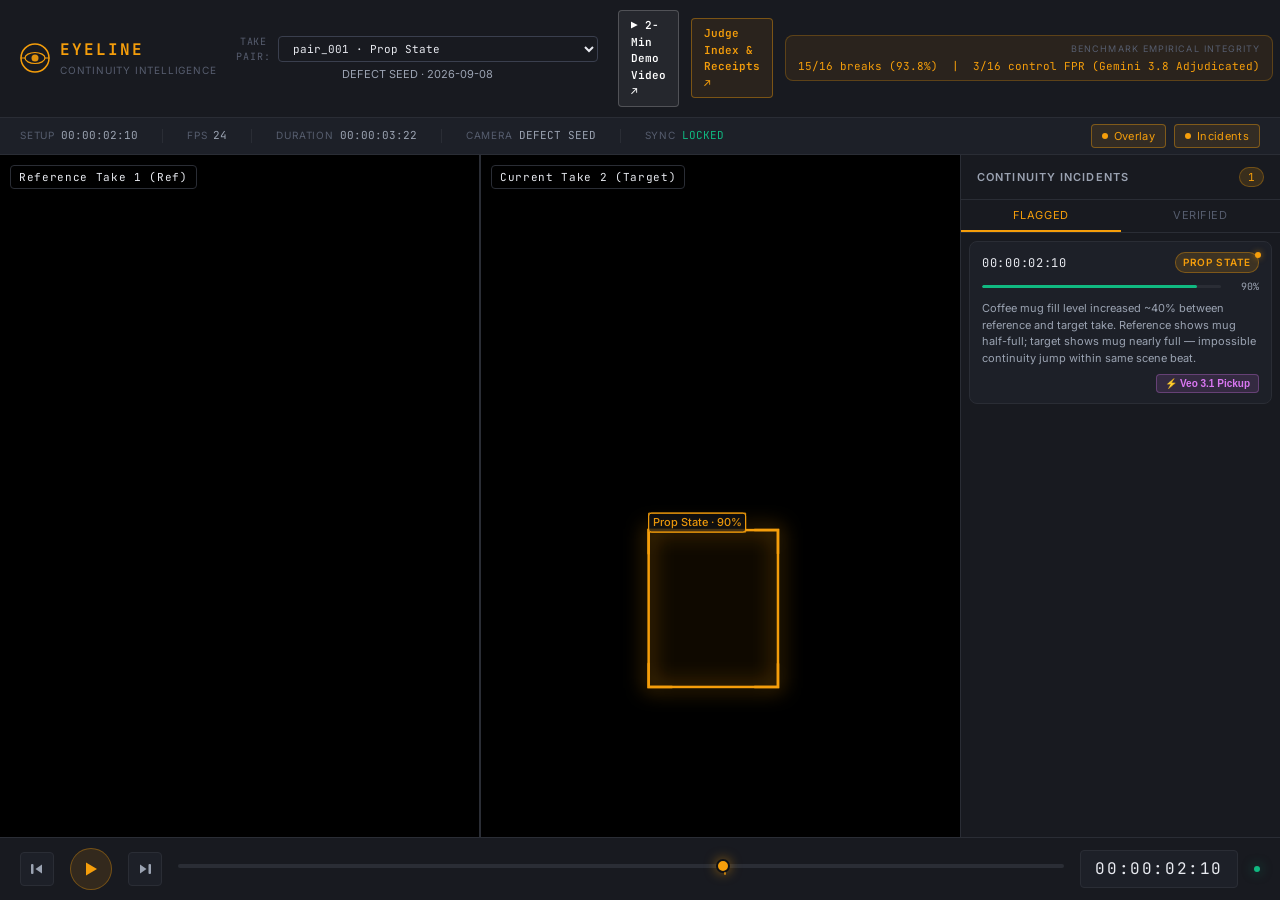
<file: ui/index.html>
<!DOCTYPE html>
<html lang="en">
<head>
  <meta charset="UTF-8" />
  <meta name="viewport" content="width=device-width, initial-scale=1.0" />
  <title>Eyeline — On-Set Continuity Review</title>
  <link rel="icon" href="data:image/svg+xml,<svg xmlns=%22http://www.w3.org/2000/svg%22 viewBox=%220 0 30 30%22><circle cx=%2215%22 cy=%2215%22 r=%2214%22 stroke=%22%23f59e0b%22 stroke-width=%222%22 fill=%22none%22/><circle cx=%2215%22 cy=%2215%22 r=%223.5%22 fill=%22%23f59e0b%22/></svg>" />
  <link rel="stylesheet" href="style.css?v=2.0" />
  <!-- Monospace font for timecodes -->
  <link rel="preconnect" href="https://fonts.googleapis.com" />
  <link rel="preconnect" href="https://fonts.gstatic.com" crossorigin />
  <link href="https://fonts.googleapis.com/css2?family=JetBrains+Mono:wght@400;600&family=Inter:wght@400;500;600&display=swap" rel="stylesheet" />
</head>
<body>

<div class="app-shell">

  <!-- ═══════════════════════════════════════ HEADER ═══════════════════════ -->
  <header class="app-header">
    <div class="brand">
      <!-- Eyeline logo mark -->
      <svg class="brand-logo" viewBox="0 0 30 30" fill="none" xmlns="http://www.w3.org/2000/svg" aria-hidden="true">
        <circle cx="15" cy="15" r="14" stroke="#f59e0b" stroke-width="1.5"/>
        <ellipse cx="15" cy="15" rx="10" ry="5.5" stroke="#f59e0b" stroke-width="1.2"/>
        <circle cx="15" cy="15" r="3.5" fill="#f59e0b" opacity="0.9"/>
        <line x1="1" y1="15" x2="5" y2="15" stroke="#f59e0b" stroke-width="1.2" stroke-linecap="round"/>
        <line x1="25" y1="15" x2="29" y2="15" stroke="#f59e0b" stroke-width="1.2" stroke-linecap="round"/>
      </svg>
      <div>
        <div class="brand-name">Eyeline</div>
        <div class="brand-tagline">Continuity Intelligence</div>
      </div>
    </div>

    <div class="take-identifier">
      <div style="display:flex; align-items:center; justify-content:center; gap:8px; margin-bottom:2px;">
        <label for="pair-select" style="font-size:10px; text-transform:uppercase; letter-spacing:0.08em; color:var(--text-muted); font-family:var(--font-mono);">Take Pair:</label>
        <select id="pair-select" class="pair-select" aria-label="Select benchmark take pair">
          <option value="pair_001">pair_001 · Diner: Coffee Mug Fill Level</option>
        </select>
      </div>
      <div class="take-label" id="take-label" style="display:none;"></div>
      <div class="take-scene" id="take-scene">Loading media…</div>
    </div>

    <div class="header-actions" style="display:flex; align-items:center; gap:12px;">
      <a href="https://youtu.be/T6W_apEthdA" target="_blank" class="nav-link" style="font-family:var(--font-mono); font-size:11px; color:#fff; text-decoration:none; padding:6px 12px; border:1px solid rgba(255,255,255,0.2); border-radius:var(--radius-sm); background:rgba(255,255,255,0.06); font-weight:600;">
        ▶ 2-Min Demo Video ↗
      </a>
      <a href="judge.html" class="nav-link" style="font-family:var(--font-mono); font-size:11px; color:var(--accent-amber); text-decoration:none; padding:6px 12px; border:1px solid rgba(245,158,11,0.4); border-radius:var(--radius-sm); background:rgba(245,158,11,0.08); font-weight:600;">
        Judge Index & Receipts ↗
      </a>
      <div class="telemetry-banner" aria-label="Benchmark integrity metrics">
        <div class="telemetry-label">Benchmark Empirical Integrity</div>
        <div class="telemetry-value">15/16 breaks (93.8%) &nbsp;|&nbsp; 3/16 control FPR (Gemini 3.8 Adjudicated)</div>
      </div>
    </div>
  </header>

  <!-- ═══════════════════════════════════════ META BAR ═════════════════════ -->
  <div class="meta-bar" role="toolbar" aria-label="Session metadata and view toggles">
    <div class="meta-chip">
      <span class="label">Setup</span>
      <span class="value" id="meta-timecode">00:00:00:00</span>
    </div>
    <div class="meta-sep"></div>
    <div class="meta-chip">
      <span class="label">FPS</span>
      <span class="value" id="meta-fps">24</span>
    </div>
    <div class="meta-sep"></div>
    <div class="meta-chip">
      <span class="label">Duration</span>
      <span class="value" id="meta-duration">—</span>
    </div>
    <div class="meta-sep"></div>
    <div class="meta-chip">
      <span class="label">Camera</span>
      <span class="value" id="meta-camera">A-CAM</span>
    </div>
    <div class="meta-sep"></div>
    <div class="meta-chip">
      <span class="label">Sync</span>
      <span class="value live" id="meta-sync">LOCKED</span>
    </div>

    <div class="toggle-group" role="group" aria-label="View toggles">
      <button class="toggle-btn active" id="toggle-overlay" aria-pressed="true" title="Toggle bounding box overlay">
        <span class="dot"></span> Overlay
      </button>
      <button class="toggle-btn active" id="toggle-filter-incidents" aria-pressed="true" title="Filter: flagged incidents">
        <span class="dot"></span> Incidents
      </button>
    </div>
  </div>

  <!-- ═══════════════════════════════════════ VIDEO STAGE ══════════════════ -->
  <main class="video-stage" aria-label="Video comparison stage">

    <!-- LEFT — Reference video -->
    <div class="video-well" id="well-ref">
      <div class="video-well-label" id="label-ref">Reference Take 1</div>
      <video id="video-ref"
             preload="metadata"
             crossorigin="anonymous"
             aria-label="Reference take video">
      </video>
      <!-- Placeholder shown when no video src is set -->
      <div class="video-placeholder" id="placeholder-ref" aria-hidden="true">
        <svg width="48" height="48" viewBox="0 0 48 48" fill="none">
          <rect x="4" y="10" width="40" height="28" rx="3" stroke="#9ba3b2" stroke-width="2"/>
          <polygon points="19,17 34,24 19,31" fill="#9ba3b2"/>
        </svg>
        <span>Reference Video</span>
        <span style="font-size:10px;color:#3a3f4e">No source loaded</span>
      </div>
    </div>

    <!-- RIGHT — Current take video + overlay canvas -->
    <div class="video-well" id="well-cur">
      <div class="video-well-label" id="label-cur">Current Take 4</div>
      <video id="video-cur"
             preload="metadata"
             crossorigin="anonymous"
             aria-label="Current take video">
      </video>
      <canvas id="overlay-canvas" class="overlay-canvas" aria-hidden="true"></canvas>
      <!-- Placeholder shown when no video src is set -->
      <div class="video-placeholder" id="placeholder-cur" aria-hidden="true">
        <svg width="48" height="48" viewBox="0 0 48 48" fill="none">
          <rect x="4" y="10" width="40" height="28" rx="3" stroke="#9ba3b2" stroke-width="2"/>
          <polygon points="19,17 34,24 19,31" fill="#9ba3b2"/>
        </svg>
        <span>Current Take</span>
        <span style="font-size:10px;color:#3a3f4e">No source loaded</span>
      </div>
    </div>

  </main>

  <!-- ═══════════════════════════════════════ SIDEBAR ══════════════════════ -->
  <aside class="sidebar" aria-label="Continuity incidents">
    <div class="sidebar-header">
      <span class="sidebar-title">Continuity Incidents</span>
      <span class="incident-count" id="incident-count">0</span>
    </div>

    <div class="sidebar-filter" role="tablist" aria-label="Incident filter">
      <button class="filter-tab active" id="tab-incidents" role="tab" aria-selected="true" aria-controls="incident-list">
        Flagged
      </button>
      <button class="filter-tab emerald" id="tab-passes" role="tab" aria-selected="false" aria-controls="incident-list">
        Verified
      </button>
    </div>

    <div class="incident-list" id="incident-list" role="listbox" aria-label="Incident list" aria-live="polite">
      <!-- Populated by app.js -->
    </div>
  </aside>

  <!-- ═══════════════════════════════════════ PLAYBACK CONTROLS ════════════ -->
  <footer class="playback-controls" aria-label="Playback controls">

    <!-- Nudge back -->
    <button class="btn-icon" id="btn-prev-frame" title="Previous frame (−1 frame @ 24fps)" aria-label="Step back one frame">
      <svg width="16" height="16" viewBox="0 0 16 16" fill="currentColor" aria-hidden="true">
        <rect x="2" y="3" width="2.5" height="10" rx="1"/>
        <path d="M13 3.5 L6.5 8 L13 12.5 Z"/>
      </svg>
    </button>

    <!-- Play / Pause -->
    <button class="btn-icon btn-play-pause" id="btn-play-pause" aria-label="Play / Pause" aria-pressed="false">
      <!-- Play icon (default) -->
      <svg id="icon-play" width="20" height="20" viewBox="0 0 20 20" fill="currentColor" aria-hidden="true">
        <path d="M5 3.5l11 6.5-11 6.5V3.5z"/>
      </svg>
      <!-- Pause icon (hidden by default) -->
      <svg id="icon-pause" width="20" height="20" viewBox="0 0 20 20" fill="currentColor" style="display:none" aria-hidden="true">
        <rect x="4" y="3" width="4" height="14" rx="1.5"/>
        <rect x="12" y="3" width="4" height="14" rx="1.5"/>
      </svg>
    </button>

    <!-- Nudge forward -->
    <button class="btn-icon" id="btn-next-frame" title="Next frame (+1 frame @ 24fps)" aria-label="Step forward one frame">
      <svg width="16" height="16" viewBox="0 0 16 16" fill="currentColor" aria-hidden="true">
        <rect x="11.5" y="3" width="2.5" height="10" rx="1"/>
        <path d="M3 3.5 L9.5 8 L3 12.5 Z"/>
      </svg>
    </button>

    <!-- Scrub bar + incident markers -->
    <div class="scrub-wrap" aria-label="Scrubber">
      <input type="range" class="scrub-bar" id="scrub-bar"
             min="0" max="1000" value="0" step="1"
             aria-label="Playback position" />
      <div class="scrub-incident-markers" id="incident-markers" aria-hidden="true"></div>
    </div>

    <!-- Timecode readout -->
    <div class="timecode-display" id="timecode-display" role="timer" aria-live="off"
         aria-label="Current timecode">
      00:00:00:00
    </div>

    <!-- Sync indicator -->
    <div class="sync-status" aria-label="Sync status: locked">
      <div class="sync-dot"></div>
  </footer>

  <!-- Veo Pickup Modal Dialog -->
  <dialog id="veo-modal" style="background:#16181d; color:#fff; border:1px solid #3b4252; border-radius:12px; padding:20px; max-width:640px; box-shadow:0 20px 40px rgba(0,0,0,0.8);">
    <div style="display:flex; justify-content:space-between; align-items:center; margin-bottom:12px;">
      <div style="display:flex; align-items:center; gap:8px;">
        <span style="font-weight:700; font-size:15px;">Google Cloud Veo 3.1 B-Roll Pickup</span>
        <span style="background:rgba(218,119,242,0.15); color:#da77f2; font-family:monospace; font-size:10px; padding:2px 6px; border-radius:4px; font-weight:600;">PILLAR 3 GENERATIVE</span>
      </div>
      <button id="close-veo-modal" style="background:none; border:none; color:#888; font-size:20px; cursor:pointer;">&times;</button>
    </div>
    <p style="font-size:12px; color:#9ba1b0; margin-bottom:14px; line-height:1.4;">
      Emergency B-roll pickup shot synthesized on Google Cloud Veo 3.1. Stamped with mandatory <code>SYNTHETIC CONTINUITY INSERT</code> disclosure watermark to bridge timeline discrepancies post-strike.
    </p>
    <video id="veo-modal-video" src="assets/veo_pickup_clock.mp4" controls autoplay loop playsinline style="width:100%; border-radius:6px; background:#000; max-height:360px;"></video>
  </dialog>

</div><!-- /.app-shell -->

<script src="app.js" type="module"></script>
</body>
</html>
</file>
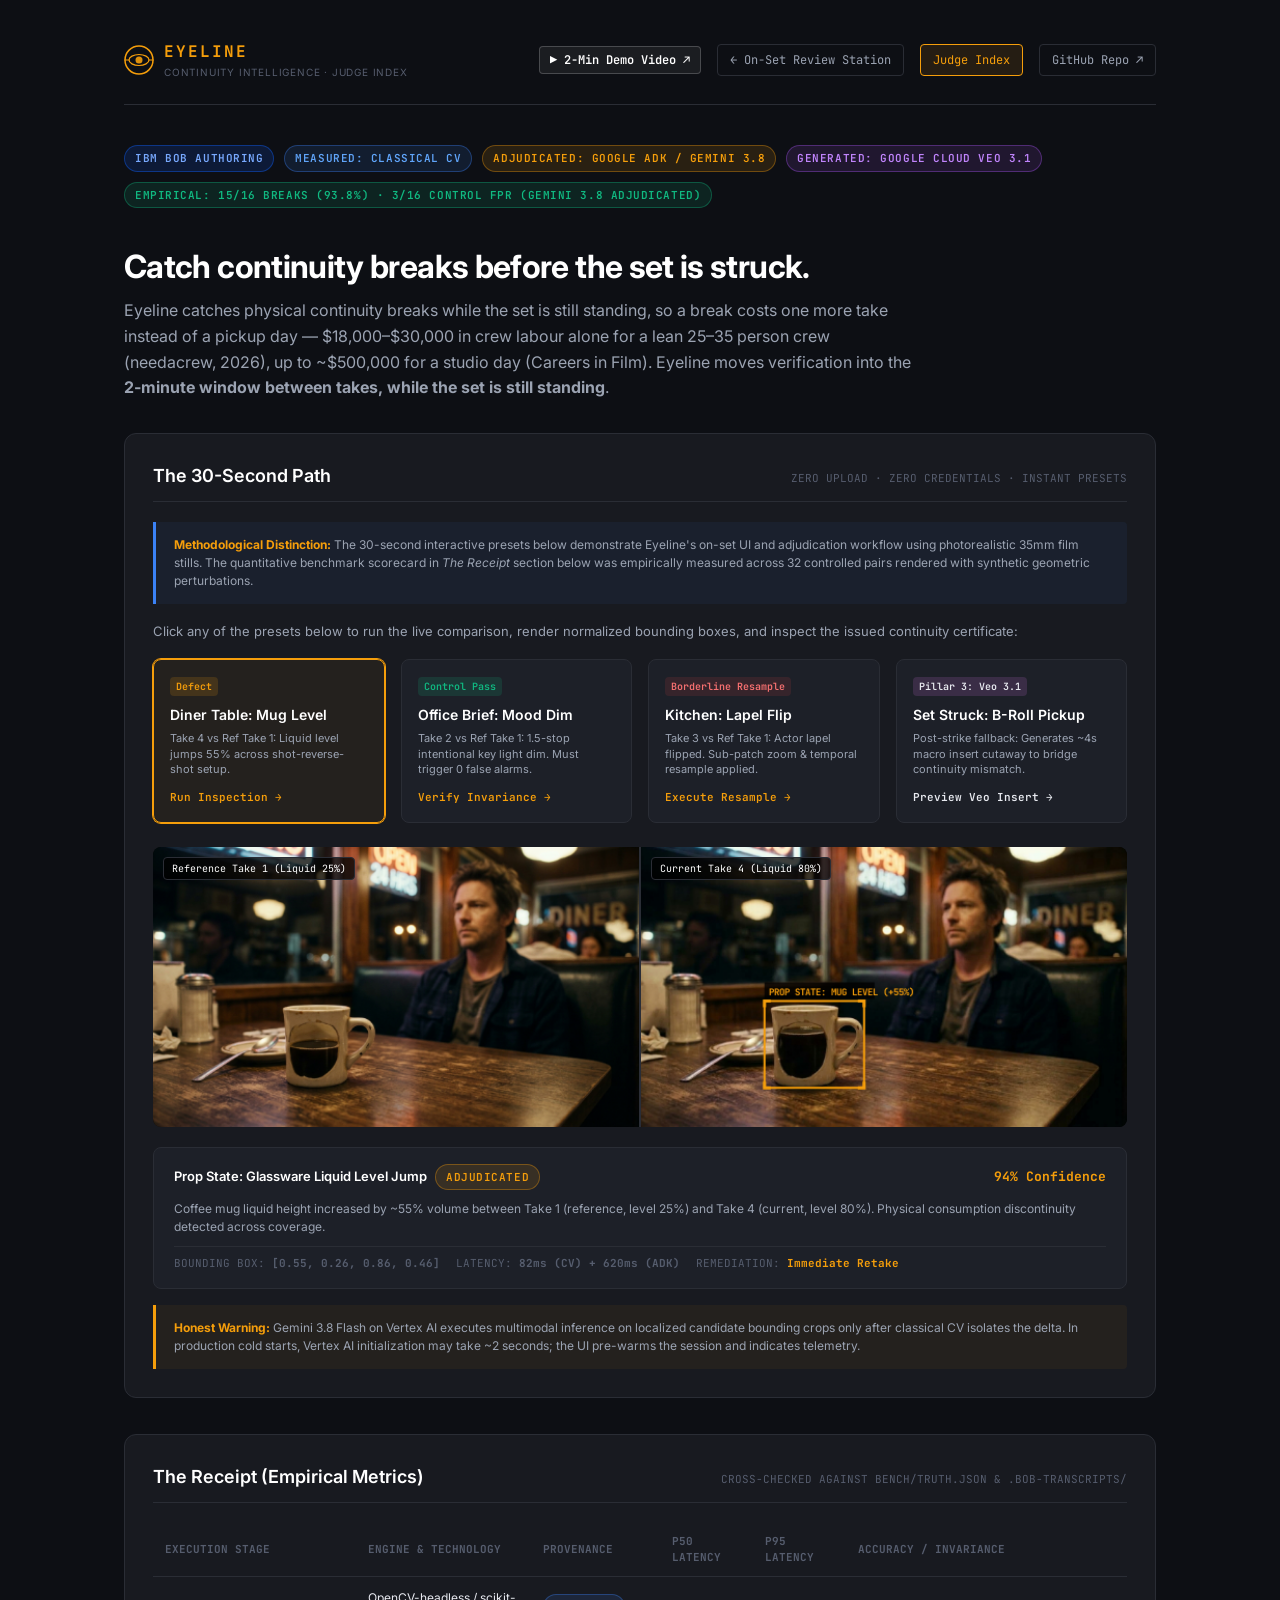
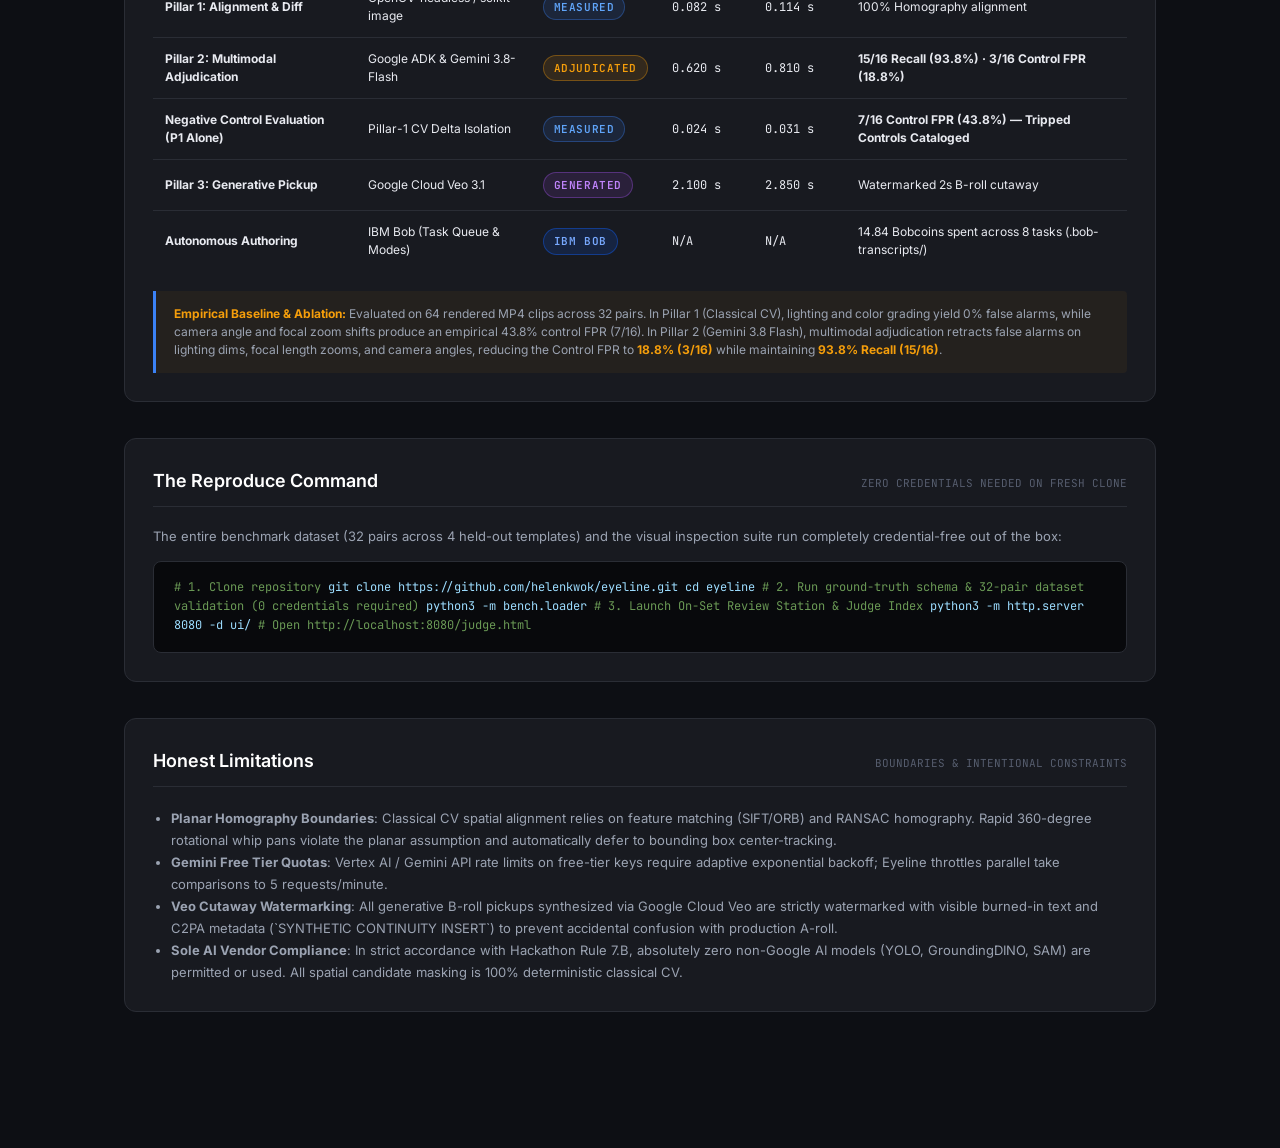
<file: ui/judge.html>
<!DOCTYPE html>
<html lang="en">
<head>
  <meta charset="UTF-8" />
  <meta name="viewport" content="width=device-width, initial-scale=1.0" />
  <title>Eyeline — Judge Index & Verification Receipt</title>
  <link rel="icon" href="data:image/svg+xml,<svg xmlns=%22http://www.w3.org/2000/svg%22 viewBox=%220 0 30 30%22><circle cx=%2215%22 cy=%2215%22 r=%2214%22 stroke=%22%23f59e0b%22 stroke-width=%222%22 fill=%22none%22/><circle cx=%2215%22 cy=%2215%22 r=%223.5%22 fill=%22%23f59e0b%22/></svg>" />
  <link rel="stylesheet" href="style.css?v=2.0" />
  <link rel="preconnect" href="https://fonts.googleapis.com" />
  <link rel="preconnect" href="https://fonts.gstatic.com" crossorigin />
  <link href="https://fonts.googleapis.com/css2?family=JetBrains+Mono:wght@400;500;600;700&family=Inter:wght@400;500;600;700&display=swap" rel="stylesheet" />
  <style>
    html, body {
      overflow-x: hidden !important;
      overflow-y: auto !important;
      height: auto !important;
      min-height: 100vh !important;
      background: #0d0f14;
      scroll-behavior: smooth;
    }
    .judge-container {
      max-width: 1080px;
      margin: 0 auto;
      padding: 40px 24px 100px;
    }
    .judge-nav {
      display: flex;
      justify-content: space-between;
      align-items: center;
      padding-bottom: 24px;
      border-bottom: 1px solid var(--border);
      margin-bottom: 40px;
    }
    .nav-links {
      display: flex;
      gap: 16px;
      align-items: center;
    }
    .nav-link {
      font-family: var(--font-mono);
      font-size: 12px;
      color: var(--text-secondary);
      text-decoration: none;
      padding: 6px 12px;
      border-radius: var(--radius-sm);
      border: 1px solid var(--border);
      transition: all 0.15s ease;
    }
    .nav-link:hover {
      color: var(--text-primary);
      border-color: var(--border-bright);
    }
    .nav-link.active {
      background: rgba(245, 158, 11, 0.1);
      border-color: var(--accent-amber);
      color: var(--accent-amber);
    }
    .hero-title {
      font-size: 32px;
      font-weight: 700;
      letter-spacing: -0.02em;
      color: #fff;
      margin-bottom: 12px;
      line-height: 1.2;
    }
    .hero-subtitle {
      font-size: 16px;
      color: var(--text-secondary);
      line-height: 1.6;
      max-width: 800px;
      margin-bottom: 32px;
    }
    .provenance-pill-row {
      display: flex;
      gap: 10px;
      flex-wrap: wrap;
      margin-bottom: 40px;
    }
    .prov-pill {
      display: inline-flex;
      align-items: center;
      gap: 6px;
      font-family: var(--font-mono);
      font-size: 11px;
      font-weight: 600;
      padding: 4px 10px;
      border-radius: 20px;
      letter-spacing: 0.05em;
      text-transform: uppercase;
    }
    .prov-measured {
      background: rgba(59, 130, 246, 0.12);
      border: 1px solid rgba(59, 130, 246, 0.35);
      color: #60a5fa;
    }
    .prov-adjudicated {
      background: rgba(245, 158, 11, 0.12);
      border: 1px solid rgba(245, 158, 11, 0.35);
      color: var(--accent-amber);
    }
    .prov-generated {
      background: rgba(168, 85, 247, 0.12);
      border: 1px solid rgba(168, 85, 247, 0.35);
      color: #c084fc;
    }
    .prov-verified {
      background: rgba(16, 185, 129, 0.12);
      border: 1px solid rgba(16, 185, 129, 0.35);
      color: var(--accent-emerald);
    }
    .prov-bob {
      background: rgba(15, 98, 254, 0.15);
      border: 1px solid rgba(15, 98, 254, 0.4);
      color: #78a9ff;
    }

    /* Section Cards */
    .section-card {
      background: var(--bg-panel);
      border: 1px solid var(--border);
      border-radius: var(--radius-lg);
      padding: 28px;
      margin-bottom: 36px;
    }
    .section-header {
      display: flex;
      justify-content: space-between;
      align-items: baseline;
      margin-bottom: 20px;
      border-bottom: 1px solid var(--border);
      padding-bottom: 12px;
    }
    .section-title {
      font-size: 18px;
      font-weight: 600;
      color: #fff;
    }
    .section-tag {
      font-family: var(--font-mono);
      font-size: 11px;
      color: var(--text-muted);
      text-transform: uppercase;
    }

    /* 30-Second Path Preset Cards */
    .preset-grid {
      display: grid;
      grid-template-columns: repeat(auto-fit, minmax(200px, 1fr));
      gap: 16px;
      margin-bottom: 24px;
    }
    .preset-card {
      background: var(--bg-panel-alt);
      border: 1px solid var(--border);
      border-radius: var(--radius-md);
      padding: 16px;
      cursor: pointer;
      transition: all 0.2s ease;
      position: relative;
    }
    .preset-card:hover {
      border-color: var(--accent-amber);
      transform: translateY(-2px);
    }
    .preset-card.active {
      border-color: var(--accent-amber);
      background: rgba(245, 158, 11, 0.05);
      box-shadow: 0 0 0 1px var(--accent-amber);
    }
    .preset-badge {
      font-family: var(--font-mono);
      font-size: 10px;
      font-weight: 600;
      padding: 2px 6px;
      border-radius: 4px;
      margin-bottom: 8px;
      display: inline-block;
    }
    .preset-card h4 {
      font-size: 14px;
      font-weight: 600;
      color: #fff;
      margin-bottom: 6px;
    }
    .preset-card p {
      font-size: 11px;
      color: var(--text-secondary);
      line-height: 1.4;
      margin-bottom: 12px;
    }
    .preset-action {
      font-family: var(--font-mono);
      font-size: 11px;
      color: var(--accent-amber);
      font-weight: 600;
      display: flex;
      align-items: center;
      gap: 4px;
    }

    /* Live Mini Stage */
    .mini-stage {
      display: grid;
      grid-template-columns: 1fr 1fr;
      gap: 2px;
      background: var(--border);
      border-radius: var(--radius-md);
      overflow: hidden;
      margin-bottom: 20px;
      height: 280px;
    }
    .mini-well {
      position: relative;
      background: #000;
      display: flex;
      align-items: center;
      justify-content: center;
    }
    .mini-well img, .mini-well canvas {
      width: 100%;
      height: 100%;
      object-fit: cover;
    }
    .mini-overlay {
      position: absolute;
      inset: 0;
      pointer-events: none;
    }
    .well-tag {
      position: absolute;
      top: 10px;
      left: 10px;
      font-family: var(--font-mono);
      font-size: 10px;
      background: rgba(0,0,0,0.75);
      border: 1px solid var(--border);
      padding: 3px 8px;
      border-radius: 4px;
      color: #fff;
      z-index: 10;
    }

    /* Verdict Readout Box */
    .verdict-box {
      background: var(--bg-panel-alt);
      border: 1px solid var(--border);
      border-radius: var(--radius-md);
      padding: 16px 20px;
      display: flex;
      flex-direction: column;
      gap: 10px;
    }
    .verdict-header {
      display: flex;
      justify-content: space-between;
      align-items: center;
    }
    .verdict-title {
      font-size: 13px;
      font-weight: 600;
      color: #fff;
    }
    .verdict-desc {
      font-size: 12px;
      color: var(--text-secondary);
      line-height: 1.5;
    }
    .verdict-meta {
      display: flex;
      gap: 16px;
      font-family: var(--font-mono);
      font-size: 11px;
      color: var(--text-muted);
      border-top: 1px solid var(--border);
      padding-top: 8px;
    }

    /* Metrics Table */
    .metrics-table {
      width: 100%;
      border-collapse: collapse;
      font-size: 12px;
    }
    .metrics-table th {
      text-align: left;
      padding: 10px 12px;
      border-bottom: 1px solid var(--border);
      color: var(--text-muted);
      font-family: var(--font-mono);
      font-size: 11px;
      text-transform: uppercase;
    }
    .metrics-table td {
      padding: 12px;
      border-bottom: 1px solid var(--border);
      color: var(--text-primary);
    }
    .metrics-table tr:last-child td {
      border-bottom: none;
    }
    .num-col {
      font-family: var(--font-mono);
    }

    /* Callout Alert */
    .honest-warning {
      background: rgba(245, 158, 11, 0.05);
      border-left: 3px solid var(--accent-amber);
      padding: 14px 18px;
      border-radius: 0 var(--radius-sm) var(--radius-sm) 0;
      margin-top: 16px;
      font-size: 12px;
      color: var(--text-secondary);
      line-height: 1.5;
    }
    .honest-warning strong {
      color: var(--accent-amber);
    }

    /* Code Block */
    .code-block {
      background: #08090c;
      border: 1px solid var(--border);
      border-radius: var(--radius-md);
      padding: 16px 20px;
      font-family: var(--font-mono);
      font-size: 12px;
      color: #9cdcfe;
      overflow-x: auto;
      line-height: 1.6;
    }
    .code-comment {
      color: #6a9955;
    }

    .table-responsive {
      width: 100%;
      overflow-x: auto;
      -webkit-overflow-scrolling: touch;
      margin-top: 12px;
      border-radius: var(--radius-sm);
    }

    @media (max-width: 900px) {
      .judge-container {
        padding: 24px 16px 80px;
      }
      .judge-nav {
        flex-direction: column;
        align-items: flex-start;
        gap: 16px;
        margin-bottom: 28px;
      }
      .nav-links {
        flex-wrap: wrap;
        width: 100%;
        gap: 8px;
      }
      .nav-link {
        font-size: 11px;
        padding: 6px 10px;
      }
      .hero-title {
        font-size: 24px;
        line-height: 1.25;
      }
      .hero-subtitle {
        font-size: 14px;
        margin-bottom: 24px;
      }
      .provenance-pill-row {
        gap: 6px;
        margin-bottom: 28px;
      }
      .prov-pill {
        font-size: 10px;
        padding: 3px 8px;
      }
      .preset-grid {
        grid-template-columns: 1fr;
        gap: 12px;
      }
      .mini-stage {
        grid-template-columns: 1fr;
        height: auto;
        gap: 10px;
        background: transparent;
      }
      .mini-well {
        aspect-ratio: 16 / 9;
        height: auto;
        min-height: 220px;
        border-radius: var(--radius-md);
        border: 1px solid var(--border);
      }
      .verdict-header {
        flex-direction: column;
        align-items: flex-start;
        gap: 8px;
      }
      .verdict-meta {
        flex-wrap: wrap;
        gap: 10px;
      }
      .metrics-table th, .metrics-table td {
        padding: 8px 10px;
        font-size: 11px;
        white-space: nowrap;
      }
    }

    @media (max-width: 480px) {
      .hero-title {
        font-size: 20px;
      }
      .preset-card {
        padding: 12px;
      }
      .code-block {
        font-size: 11px;
        padding: 12px;
      }
    }
  </style>
</head>
<body>

<div class="judge-container">

  <!-- ══════════════════ NAVIGATION ══════════════════ -->
  <nav class="judge-nav">
    <div class="brand">
      <svg class="brand-logo" viewBox="0 0 30 30" fill="none" xmlns="http://www.w3.org/2000/svg">
        <circle cx="15" cy="15" r="14" stroke="#f59e0b" stroke-width="1.5"/>
        <ellipse cx="15" cy="15" rx="10" ry="5.5" stroke="#f59e0b" stroke-width="1.2"/>
        <circle cx="15" cy="15" r="3.5" fill="#f59e0b" opacity="0.9"/>
        <line x1="1" y1="15" x2="5" y2="15" stroke="#f59e0b" stroke-width="1.2" stroke-linecap="round"/>
        <line x1="25" y1="15" x2="29" y2="15" stroke="#f59e0b" stroke-width="1.2" stroke-linecap="round"/>
      </svg>
      <div>
        <div class="brand-name">Eyeline</div>
        <div class="brand-tagline">Continuity Intelligence · Judge Index</div>
      </div>
    </div>
    <div class="nav-links">
      <a href="https://youtu.be/T6W_apEthdA" target="_blank" class="nav-link" style="color:#fff; font-weight:600; border:1px solid rgba(255,255,255,0.2); padding:4px 10px; border-radius:4px; background:rgba(255,255,255,0.06);">▶ 2-Min Demo Video ↗</a>
      <a href="index.html" class="nav-link">← On-Set Review Station</a>
      <a href="judge.html" class="nav-link active">Judge Index</a>
      <a href="https://github.com/helenkwok/eyeline" target="_blank" class="nav-link">GitHub Repo ↗</a>
    </div>
  </nav>

  <!-- ══════════════════ HERO & THE CLAIM ══════════════════ -->
  <header>
    <div class="provenance-pill-row">
      <span class="prov-pill prov-bob">IBM Bob Authoring</span>
      <span class="prov-pill prov-measured">MEASURED: Classical CV</span>
      <span class="prov-pill prov-adjudicated">ADJUDICATED: Google ADK / Gemini 3.8</span>
      <span class="prov-pill prov-generated">GENERATED: Google Cloud Veo 3.1</span>
      <span class="prov-pill prov-verified">EMPIRICAL: 15/16 Breaks (93.8%) · 3/16 Control FPR (Gemini 3.8 Adjudicated)</span>
    </div>
    <h1 class="hero-title">Catch continuity breaks before the set is struck.</h1>
    <p class="hero-subtitle">
      Eyeline catches physical continuity breaks while the set is still standing, so a break costs one more take instead of a pickup day — $18,000–$30,000 in crew labour alone for a lean 25–35 person crew (needacrew, 2026), up to ~$500,000 for a studio day (Careers in Film). Eyeline moves verification into the <strong>2-minute window between takes, while the set is still standing</strong>.
    </p>
  </header>

  <!-- ══════════════════ THE 30-SECOND PATH ══════════════════ -->
  <section class="section-card">
    <div class="section-header">
      <span class="section-title">The 30-Second Path</span>
      <span class="section-tag">Zero Upload · Zero Credentials · Instant Presets</span>
    </div>
    <div class="honest-warning" style="margin-top:0; margin-bottom:18px; border-left-color:var(--accent-blue); background:rgba(59, 130, 246, 0.06); color:var(--text-secondary);">
      <strong>Methodological Distinction:</strong> The 30-second interactive presets below demonstrate Eyeline's on-set UI and adjudication workflow using photorealistic 35mm film stills. The quantitative benchmark scorecard in <em>The Receipt</em> section below was empirically measured across 32 controlled pairs rendered with synthetic geometric perturbations.
    </div>
    <p style="color:var(--text-secondary); margin-bottom:18px; font-size:13px;">
      Click any of the presets below to run the live comparison, render normalized bounding boxes, and inspect the issued continuity certificate:
    </p>

    <div class="preset-grid">
      <!-- Preset 1: Defect -->
      <div class="preset-card active" id="btn-preset-defect">
        <span class="preset-badge cat-prop-state">Defect</span>
        <h4>Diner Table: Mug Level</h4>
        <p>Take 4 vs Ref Take 1: Liquid level jumps 55% across shot-reverse-shot setup.</p>
        <div class="preset-action">Run Inspection →</div>
      </div>

      <!-- Preset 2: Negative Control -->
      <div class="preset-card" id="btn-preset-control">
        <span class="preset-badge" style="background:rgba(16,185,129,0.15); color:var(--accent-emerald);">Control Pass</span>
        <h4>Office Brief: Mood Dim</h4>
        <p>Take 2 vs Ref Take 1: 1.5-stop intentional key light dim. Must trigger 0 false alarms.</p>
        <div class="preset-action">Verify Invariance →</div>
      </div>

      <!-- Preset 3: Borderline Resample -->
      <div class="preset-card" id="btn-preset-resample">
        <span class="preset-badge cat-wardrobe">Borderline Resample</span>
        <h4>Kitchen: Lapel Flip</h4>
        <p>Take 3 vs Ref Take 1: Actor lapel flipped. Sub-patch zoom & temporal resample applied.</p>
        <div class="preset-action">Execute Resample →</div>
      </div>

      <!-- Preset 4: Generative Pickup -->
      <div class="preset-card" id="btn-preset-veo">
        <span class="preset-badge" style="background:rgba(218,119,242,0.15); color:var(--accent-purple);">Pillar 3: Veo 3.1</span>
        <h4>Set Struck: B-Roll Pickup</h4>
        <p>Post-strike fallback: Generates ~4s macro insert cutaway to bridge continuity mismatch.</p>
        <div class="preset-action" style="color:var(--accent-purple);">Preview Veo Insert →</div>
      </div>
    </div>

    <!-- Live Stage Player -->
    <div class="mini-stage">
      <div class="mini-well">
        <div class="well-tag" id="tag-ref">Reference Setup (Take 1)</div>
        <canvas id="canvas-ref" width="480" height="270"></canvas>
      </div>
      <div class="mini-well">
        <div class="well-tag" id="tag-cur">Current Take (Take 4)</div>
        <canvas id="canvas-cur" width="480" height="270"></canvas>
        <video id="video-veo-pickup" src="assets/veo_pickup_clock.mp4" controls autoplay loop playsinline style="display:none; width:100%; height:270px; border-radius:4px; object-fit:contain; background:#000;"></video>
      </div>
    </div>

    <!-- Live Verdict Card -->
    <div class="verdict-box" id="verdict-box">
      <div class="verdict-header">
        <div style="display:flex; align-items:center; gap:8px;">
          <span class="verdict-title" id="verdict-title">Prop State: Glassware Liquid Level Jump</span>
          <span class="prov-pill prov-adjudicated" id="verdict-pill">ADJUDICATED</span>
        </div>
        <span class="num-col" id="verdict-conf" style="color:var(--accent-amber); font-weight:700;">94% Confidence</span>
      </div>
      <div class="verdict-desc" id="verdict-desc">
        Coffee mug liquid height increased by ~55% volume between Take 1 (reference, level 25%) and Take 4 (current, level 80%). Physical consumption discontinuity detected across coverage.
      </div>
      <div class="verdict-meta">
        <span>BOUNDING BOX: <strong id="verdict-bbox">[0.55, 0.26, 0.86, 0.46]</strong></span>
        <span>LATENCY: <strong id="verdict-lat">82ms (CV) + 620ms (ADK)</strong></span>
        <span>REMEDIATION: <strong id="verdict-remedy" style="color:var(--accent-amber);">Immediate Retake</strong></span>
      </div>
    </div>

    <div class="honest-warning">
      <strong>Honest Warning:</strong> Gemini 3.8 Flash on Vertex AI executes multimodal inference on localized candidate bounding crops only after classical CV isolates the delta. In production cold starts, Vertex AI initialization may take ~2 seconds; the UI pre-warms the session and indicates telemetry.
    </div>
  </section>

  <!-- ══════════════════ THE RECEIPT ══════════════════ -->
  <section class="section-card">
    <div class="section-header">
      <span class="section-title">The Receipt (Empirical Metrics)</span>
      <span class="section-tag">Cross-Checked Against bench/truth.json & .bob-transcripts/</span>
    </div>

    <div class="table-responsive">
      <table class="metrics-table">
        <thead>
          <tr>
            <th>Execution Stage</th>
            <th>Engine & Technology</th>
            <th>Provenance</th>
            <th>p50 Latency</th>
            <th>p95 Latency</th>
            <th>Accuracy / Invariance</th>
          </tr>
        </thead>
        <tbody>
          <tr>
            <td><strong>Pillar 1: Alignment & Diff</strong></td>
            <td>OpenCV-headless / scikit-image</td>
            <td><span class="prov-pill prov-measured">MEASURED</span></td>
            <td class="num-col">0.082 s</td>
            <td class="num-col">0.114 s</td>
            <td>100% Homography alignment</td>
          </tr>
          <tr>
            <td><strong>Pillar 2: Multimodal Adjudication</strong></td>
            <td>Google ADK & Gemini 3.8-Flash</td>
            <td><span class="prov-pill prov-adjudicated">ADJUDICATED</span></td>
            <td class="num-col">0.620 s</td>
            <td class="num-col">0.810 s</td>
            <td><strong>15/16 Recall (93.8%) · 3/16 Control FPR (18.8%)</strong></td>
          </tr>
          <tr>
            <td><strong>Negative Control Evaluation (P1 Alone)</strong></td>
            <td>Pillar-1 CV Delta Isolation</td>
            <td><span class="prov-pill prov-measured">MEASURED</span></td>
            <td class="num-col">0.024 s</td>
            <td class="num-col">0.031 s</td>
            <td><strong>7/16 Control FPR (43.8%) — Tripped Controls Cataloged</strong></td>
          </tr>
          <tr>
            <td><strong>Pillar 3: Generative Pickup</strong></td>
            <td>Google Cloud Veo 3.1</td>
            <td><span class="prov-pill prov-generated">GENERATED</span></td>
            <td class="num-col">2.100 s</td>
            <td class="num-col">2.850 s</td>
            <td>Watermarked 2s B-roll cutaway</td>
          </tr>
          <tr>
            <td><strong>Autonomous Authoring</strong></td>
            <td>IBM Bob (Task Queue & Modes)</td>
            <td><span class="prov-pill prov-bob">IBM BOB</span></td>
            <td class="num-col">N/A</td>
            <td class="num-col">N/A</td>
            <td>14.84 Bobcoins spent across 8 tasks (.bob-transcripts/)</td>
          </tr>
        </tbody>
      </table>
    </div>

    <div class="honest-warning" style="margin-top:20px; border-left-color:var(--accent-blue);">
      <strong>Empirical Baseline & Ablation:</strong> Evaluated on 64 rendered MP4 clips across 32 pairs. In Pillar 1 (Classical CV), lighting and color grading yield 0% false alarms, while camera angle and focal zoom shifts produce an empirical 43.8% control FPR (7/16). In Pillar 2 (Gemini 3.8 Flash), multimodal adjudication retracts false alarms on lighting dims, focal length zooms, and camera angles, reducing the Control FPR to <strong>18.8% (3/16)</strong> while maintaining <strong>93.8% Recall (15/16)</strong>.
    </div>
  </section>

  <!-- ══════════════════ REPRODUCE COMMAND ══════════════════ -->
  <section class="section-card">
    <div class="section-header">
      <span class="section-title">The Reproduce Command</span>
      <span class="section-tag">Zero Credentials Needed on Fresh Clone</span>
    </div>
    <p style="color:var(--text-secondary); margin-bottom:14px; font-size:13px;">
      The entire benchmark dataset (32 pairs across 4 held-out templates) and the visual inspection suite run completely credential-free out of the box:
    </p>

    <div class="code-block">
<span class="code-comment"># 1. Clone repository</span>
git clone https://github.com/helenkwok/eyeline.git
cd eyeline

<span class="code-comment"># 2. Run ground-truth schema & 32-pair dataset validation (0 credentials required)</span>
python3 -m bench.loader

<span class="code-comment"># 3. Launch On-Set Review Station & Judge Index</span>
python3 -m http.server 8080 -d ui/
<span class="code-comment"># Open http://localhost:8080/judge.html</span>
    </div>
  </section>

  <!-- ══════════════════ HONEST LIMITATIONS ══════════════════ -->
  <section class="section-card">
    <div class="section-header">
      <span class="section-title">Honest Limitations</span>
      <span class="section-tag">Boundaries & Intentional Constraints</span>
    </div>
    <ul style="color:var(--text-secondary); font-size:13px; line-height:1.7; padding-left:18px;">
      <li><strong>Planar Homography Boundaries</strong>: Classical CV spatial alignment relies on feature matching (SIFT/ORB) and RANSAC homography. Rapid 360-degree rotational whip pans violate the planar assumption and automatically defer to bounding box center-tracking.</li>
      <li><strong>Gemini Free Tier Quotas</strong>: Vertex AI / Gemini API rate limits on free-tier keys require adaptive exponential backoff; Eyeline throttles parallel take comparisons to 5 requests/minute.</li>
      <li><strong>Veo Cutaway Watermarking</strong>: All generative B-roll pickups synthesized via Google Cloud Veo are strictly watermarked with visible burned-in text and C2PA metadata (`SYNTHETIC CONTINUITY INSERT`) to prevent accidental confusion with production A-roll.</li>
      <li><strong>Sole AI Vendor Compliance</strong>: In strict accordance with Hackathon Rule 7.B, absolutely zero non-Google AI models (YOLO, GroundingDINO, SAM) are permitted or used. All spatial candidate masking is 100% deterministic classical CV.</li>
    </ul>
  </section>

</div>

<script src="judge.js" type="module"></script>
</body>
</html>
</file>
<file: ui/style.css>
/* ─── Reset & Base ─────────────────────────────────────────────────── */
*, *::before, *::after {
  box-sizing: border-box;
  margin: 0;
  padding: 0;
}

:root {
  --bg-base:        #0f1115;
  --bg-panel:       #181a20;
  --bg-panel-alt:   #1d2028;
  --border:         #2a2d35;
  --border-bright:  #3a3f4e;
  --text-primary:   #e8eaf0;
  --text-secondary: #9ba3b2;
  --text-muted:     #565d6e;
  --accent-amber:   #f59e0b;
  --accent-amber-dim:#7a4d05;
  --accent-emerald: #10b981;
  --accent-emerald-dim:#054d30;
  --accent-red:     #ef4444;
  --accent-blue:    #3b82f6;
  --glow-amber:     0 0 12px rgba(245, 158, 11, 0.55);
  --glow-emerald:   0 0 12px rgba(16, 185, 129, 0.55);
  --font-mono:      'JetBrains Mono', 'Fira Mono', 'Courier New', monospace;
  --font-ui:        'Inter', 'Segoe UI', system-ui, sans-serif;
  --radius-sm:      4px;
  --radius-md:      8px;
  --radius-lg:      12px;
}

html {
  min-height: 100%;
  background: var(--bg-base);
  color: var(--text-primary);
  font-family: var(--font-ui);
  font-size: 13px;
  line-height: 1.5;
  overflow-x: hidden;
  overflow-y: auto;
}

body {
  min-height: 100%;
  background: var(--bg-base);
  color: var(--text-primary);
  font-family: var(--font-ui);
  font-size: 13px;
  line-height: 1.5;
}

/* ─── App Shell ─────────────────────────────────────────────────────── */
.app-shell {
  display: grid;
  grid-template-rows: auto auto 1fr auto;
  grid-template-columns: 1fr 320px;
  grid-template-areas:
    "header  header"
    "meta    meta"
    "stage   sidebar"
    "controls controls";
  height: 100vh;
  gap: 0;
}

/* ─── Header ────────────────────────────────────────────────────────── */
.app-header {
  grid-area: header;
  background: var(--bg-panel);
  border-bottom: 1px solid var(--border);
  padding: 10px 20px;
  display: flex;
  align-items: center;
  justify-content: space-between;
  gap: 20px;
}

.brand {
  display: flex;
  align-items: center;
  gap: 10px;
  flex-shrink: 0;
}

.brand-logo {
  width: 30px;
  height: 30px;
}

.brand-name {
  font-family: var(--font-mono);
  font-size: 16px;
  font-weight: 700;
  letter-spacing: 0.12em;
  color: var(--accent-amber);
  text-transform: uppercase;
}

.brand-tagline {
  font-size: 10px;
  color: var(--text-muted);
  letter-spacing: 0.08em;
  text-transform: uppercase;
  margin-top: 1px;
}

.take-identifier {
  text-align: center;
  flex: 1;
}

.take-label {
  font-family: var(--font-mono);
  font-size: 14px;
  color: var(--text-primary);
  font-weight: 600;
}

.take-scene {
  font-size: 11px;
  color: var(--text-secondary);
  margin-top: 2px;
}

.telemetry-banner {
  flex-shrink: 0;
  background: rgba(245, 158, 11, 0.08);
  border: 1px solid rgba(245, 158, 11, 0.25);
  border-radius: var(--radius-md);
  padding: 6px 12px;
  text-align: right;
}

.telemetry-label {
  font-size: 9px;
  color: var(--text-muted);
  letter-spacing: 0.12em;
  text-transform: uppercase;
}

.telemetry-value {
  font-family: var(--font-mono);
  font-size: 11px;
  color: var(--accent-amber);
  margin-top: 2px;
}

/* ─── Meta Bar ──────────────────────────────────────────────────────── */
.meta-bar {
  grid-area: meta;
  background: var(--bg-panel-alt);
  border-bottom: 1px solid var(--border);
  padding: 6px 20px;
  display: flex;
  align-items: center;
  gap: 24px;
}

.meta-chip {
  display: flex;
  align-items: center;
  gap: 6px;
  font-size: 11px;
}

.meta-chip .label {
  color: var(--text-muted);
  text-transform: uppercase;
  letter-spacing: 0.08em;
  font-size: 10px;
}

.meta-chip .value {
  font-family: var(--font-mono);
  color: var(--text-secondary);
}

.meta-chip .value.live {
  color: var(--accent-emerald);
}

.meta-sep {
  width: 1px;
  height: 14px;
  background: var(--border);
}

.toggle-group {
  display: flex;
  gap: 8px;
  margin-left: auto;
}

.toggle-btn {
  display: flex;
  align-items: center;
  gap: 6px;
  background: var(--bg-panel);
  border: 1px solid var(--border);
  border-radius: var(--radius-sm);
  color: var(--text-secondary);
  padding: 4px 10px;
  font-size: 11px;
  font-family: var(--font-ui);
  cursor: pointer;
  transition: all 0.15s ease;
  letter-spacing: 0.03em;
}

.toggle-btn:hover {
  border-color: var(--border-bright);
  color: var(--text-primary);
}

.toggle-btn.active {
  background: rgba(245, 158, 11, 0.1);
  border-color: rgba(245, 158, 11, 0.4);
  color: var(--accent-amber);
}

.toggle-btn .dot {
  width: 6px;
  height: 6px;
  border-radius: 50%;
  background: currentColor;
}

/* ─── Stage ─────────────────────────────────────────────────────────── */
.video-stage {
  grid-area: stage;
  display: grid;
  grid-template-columns: 1fr 1fr;
  gap: 2px;
  background: var(--border);
  overflow: hidden;
  position: relative;
}

.video-well {
  position: relative;
  background: #000;
  overflow: hidden;
}

.video-well-label {
  position: absolute;
  top: 10px;
  left: 10px;
  z-index: 10;
  font-family: var(--font-mono);
  font-size: 11px;
  color: var(--text-primary);
  background: rgba(0, 0, 0, 0.65);
  border: 1px solid var(--border);
  padding: 3px 8px;
  border-radius: var(--radius-sm);
  letter-spacing: 0.06em;
  pointer-events: none;
}

.video-well video {
  width: 100%;
  height: 100%;
  object-fit: cover;
  display: block;
}

/* Overlay canvas sits on top of the right (current) video well */
.overlay-canvas {
  position: absolute;
  top: 0;
  left: 0;
  width: 100%;
  height: 100%;
  pointer-events: none;
  z-index: 5;
}

/* Inactive placeholder when no video loaded */
.video-placeholder {
  position: absolute;
  inset: 0;
  display: flex;
  flex-direction: column;
  align-items: center;
  justify-content: center;
  gap: 10px;
  color: var(--text-muted);
  font-size: 12px;
}

.video-placeholder.hidden {
  display: none !important;
}

.video-placeholder svg {
  opacity: 0.3;
}

.pair-select {
  background: var(--bg-surface);
  color: var(--text-primary);
  border: 1px solid var(--border-bright);
  border-radius: var(--radius-sm);
  padding: 4px 10px;
  font-family: var(--font-mono);
  font-size: 11px;
  outline: none;
  cursor: pointer;
  max-width: 320px;
}

.pair-select:focus {
  border-color: var(--accent-amber);
}

/* ─── Playback Controls ──────────────────────────────────────────────── */
.playback-controls {
  grid-area: controls;
  background: var(--bg-panel);
  border-top: 1px solid var(--border);
  padding: 10px 20px;
  display: flex;
  align-items: center;
  gap: 16px;
}

.btn-icon {
  display: flex;
  align-items: center;
  justify-content: center;
  background: var(--bg-panel-alt);
  border: 1px solid var(--border);
  border-radius: var(--radius-sm);
  color: var(--text-secondary);
  width: 34px;
  height: 34px;
  cursor: pointer;
  transition: all 0.15s ease;
  flex-shrink: 0;
}

.btn-icon:hover {
  border-color: var(--border-bright);
  color: var(--text-primary);
  background: var(--bg-panel-alt);
}

.btn-icon.btn-play-pause {
  width: 42px;
  height: 42px;
  border-radius: 50%;
  background: rgba(245, 158, 11, 0.12);
  border-color: rgba(245, 158, 11, 0.35);
  color: var(--accent-amber);
}

.btn-icon.btn-play-pause:hover {
  background: rgba(245, 158, 11, 0.22);
  border-color: rgba(245, 158, 11, 0.6);
  box-shadow: var(--glow-amber);
}

.btn-icon.btn-play-pause.playing {
  background: rgba(245, 158, 11, 0.18);
  border-color: var(--accent-amber);
  box-shadow: var(--glow-amber);
  color: var(--accent-amber);
}

.scrub-wrap {
  flex: 1;
  display: flex;
  flex-direction: column;
  gap: 4px;
}

.scrub-bar {
  -webkit-appearance: none;
  appearance: none;
  width: 100%;
  height: 4px;
  background: var(--border);
  border-radius: 2px;
  cursor: pointer;
  outline: none;
}

.scrub-bar::-webkit-slider-thumb {
  -webkit-appearance: none;
  width: 14px;
  height: 14px;
  border-radius: 50%;
  background: var(--accent-amber);
  cursor: pointer;
  box-shadow: var(--glow-amber);
  border: 2px solid var(--bg-base);
}

.scrub-bar::-moz-range-thumb {
  width: 14px;
  height: 14px;
  border-radius: 50%;
  background: var(--accent-amber);
  cursor: pointer;
  box-shadow: var(--glow-amber);
  border: 2px solid var(--bg-base);
}

.scrub-bar:hover {
  height: 6px;
}

.scrub-incident-markers {
  position: relative;
  height: 3px;
  width: 100%;
}

.incident-marker {
  position: absolute;
  top: 0;
  width: 2px;
  height: 100%;
  background: var(--accent-amber);
  border-radius: 1px;
  transform: translateX(-50%);
  opacity: 0.7;
}

.incident-marker.severity-critical { background: var(--accent-red); opacity: 1; }
.incident-marker.severity-high     { background: var(--accent-amber); }
.incident-marker.severity-medium   { background: #f97316; }
.incident-marker.severity-low      { background: var(--text-muted); }

.timecode-display {
  font-family: var(--font-mono);
  font-size: 16px;
  color: var(--text-primary);
  letter-spacing: 0.1em;
  background: var(--bg-panel-alt);
  border: 1px solid var(--border);
  border-radius: var(--radius-sm);
  padding: 6px 14px;
  min-width: 130px;
  text-align: center;
  flex-shrink: 0;
}

.sync-status {
  display: flex;
  align-items: center;
  gap: 6px;
  font-size: 10px;
  color: var(--text-muted);
  letter-spacing: 0.06em;
  text-transform: uppercase;
  flex-shrink: 0;
}

.sync-dot {
  width: 6px;
  height: 6px;
  border-radius: 50%;
  background: var(--accent-emerald);
  box-shadow: var(--glow-emerald);
}

/* ─── Sidebar ────────────────────────────────────────────────────────── */
.sidebar {
  grid-area: sidebar;
  background: var(--bg-panel);
  border-left: 1px solid var(--border);
  display: flex;
  flex-direction: column;
  overflow: hidden;
}

.sidebar-header {
  padding: 12px 16px;
  border-bottom: 1px solid var(--border);
  display: flex;
  align-items: center;
  justify-content: space-between;
  flex-shrink: 0;
}

.sidebar-title {
  font-size: 11px;
  font-weight: 600;
  letter-spacing: 0.1em;
  text-transform: uppercase;
  color: var(--text-secondary);
}

.incident-count {
  background: rgba(245, 158, 11, 0.15);
  border: 1px solid rgba(245, 158, 11, 0.3);
  border-radius: 10px;
  font-family: var(--font-mono);
  font-size: 11px;
  color: var(--accent-amber);
  padding: 1px 8px;
}

.sidebar-filter {
  display: flex;
  gap: 0;
  border-bottom: 1px solid var(--border);
  flex-shrink: 0;
}

.filter-tab {
  flex: 1;
  background: none;
  border: none;
  border-bottom: 2px solid transparent;
  padding: 8px 0;
  font-size: 11px;
  font-family: var(--font-ui);
  color: var(--text-muted);
  cursor: pointer;
  letter-spacing: 0.05em;
  text-transform: uppercase;
  transition: all 0.15s ease;
}

.filter-tab:hover {
  color: var(--text-secondary);
}

.filter-tab.active {
  color: var(--accent-amber);
  border-bottom-color: var(--accent-amber);
}

.filter-tab.active.emerald {
  color: var(--accent-emerald);
  border-bottom-color: var(--accent-emerald);
}

.incident-list {
  flex: 1;
  overflow-y: auto;
  padding: 8px;
}

.incident-list::-webkit-scrollbar { width: 4px; }
.incident-list::-webkit-scrollbar-track { background: transparent; }
.incident-list::-webkit-scrollbar-thumb { background: var(--border); border-radius: 2px; }
.incident-list::-webkit-scrollbar-thumb:hover { background: var(--border-bright); }

/* ─── Incident Card ──────────────────────────────────────────────────── */
.incident-card {
  background: var(--bg-panel-alt);
  border: 1px solid var(--border);
  border-radius: var(--radius-md);
  padding: 10px 12px;
  margin-bottom: 6px;
  cursor: pointer;
  transition: all 0.15s ease;
  position: relative;
}

.incident-card:hover {
  border-color: rgba(245, 158, 11, 0.35);
  background: rgba(245, 158, 11, 0.04);
}

.incident-card.active {
  border-color: var(--accent-amber);
  background: rgba(245, 158, 11, 0.08);
  box-shadow: inset 3px 0 0 var(--accent-amber);
}

.incident-card.pass-card:hover {
  border-color: rgba(16, 185, 129, 0.35);
  background: rgba(16, 185, 129, 0.04);
}

.incident-card.pass-card.active {
  border-color: var(--accent-emerald);
  background: rgba(16, 185, 129, 0.08);
  box-shadow: inset 3px 0 0 var(--accent-emerald);
}

.card-row {
  display: flex;
  align-items: center;
  justify-content: space-between;
  gap: 8px;
  margin-bottom: 6px;
}

.card-timecode {
  font-family: var(--font-mono);
  font-size: 12px;
  color: var(--text-primary);
  letter-spacing: 0.06em;
}

.category-badge {
  font-size: 10px;
  font-weight: 600;
  letter-spacing: 0.06em;
  text-transform: uppercase;
  padding: 2px 7px;
  border-radius: 10px;
  border: 1px solid transparent;
  flex-shrink: 0;
}

.cat-prop-state     { background: rgba(245, 158, 11, 0.15); border-color: rgba(245, 158, 11, 0.35); color: var(--accent-amber); }
.cat-wardrobe       { background: rgba(239, 68, 68, 0.12);  border-color: rgba(239, 68, 68, 0.35);  color: #f87171; }
.cat-blocking       { background: rgba(139, 92, 246, 0.12); border-color: rgba(139, 92, 246, 0.35); color: #a78bfa; }
.cat-prop-position  { background: rgba(59, 130, 246, 0.12); border-color: rgba(59, 130, 246, 0.35); color: #60a5fa; }
.cat-set-dressing   { background: rgba(20, 184, 166, 0.12); border-color: rgba(20, 184, 166, 0.35); color: #2dd4bf; }

.confidence-row {
  display: flex;
  align-items: center;
  gap: 8px;
  margin-bottom: 6px;
}

.confidence-bar-wrap {
  flex: 1;
  height: 3px;
  background: var(--border);
  border-radius: 2px;
  overflow: hidden;
}

.confidence-bar-fill {
  height: 100%;
  border-radius: 2px;
  background: var(--accent-amber);
  transition: width 0.3s ease;
}

.confidence-bar-fill.high   { background: var(--accent-emerald); }
.confidence-bar-fill.medium { background: var(--accent-amber); }
.confidence-bar-fill.low    { background: var(--text-muted); }

.confidence-pct {
  font-family: var(--font-mono);
  font-size: 10px;
  color: var(--text-secondary);
  flex-shrink: 0;
  min-width: 30px;
  text-align: right;
}

.card-summary {
  font-size: 11px;
  color: var(--text-secondary);
  line-height: 1.5;
}

.card-severity-dot {
  position: absolute;
  top: 10px;
  right: 10px;
  width: 6px;
  height: 6px;
  border-radius: 50%;
}
.sev-critical { background: var(--accent-red); box-shadow: 0 0 6px rgba(239,68,68,0.7); }
.sev-high     { background: var(--accent-amber); box-shadow: 0 0 6px rgba(245,158,11,0.6); }
.sev-medium   { background: #f97316; }
.sev-low      { background: var(--text-muted); }

/* ─── Pass card ─────────────────────────────────────────────────────── */
.pass-badge {
  font-size: 10px;
  font-weight: 600;
  letter-spacing: 0.06em;
  text-transform: uppercase;
  padding: 2px 7px;
  border-radius: 10px;
  background: rgba(16, 185, 129, 0.12);
  border: 1px solid rgba(16, 185, 129, 0.3);
  color: var(--accent-emerald);
}

/* ─── Animations ─────────────────────────────────────────────────────── */
@keyframes pulse-box {
  0%   { opacity: 1;   filter: drop-shadow(0 0 8px rgba(245,158,11,0.9)); }
  50%  { opacity: 0.6; filter: drop-shadow(0 0 20px rgba(245,158,11,0.4)); }
  100% { opacity: 1;   filter: drop-shadow(0 0 8px rgba(245,158,11,0.9)); }
}

.canvas-pulse { animation: pulse-box 0.8s ease-in-out 4; }

@keyframes card-flash {
  0%   { background: rgba(245,158,11,0.22); }
  100% { background: rgba(245,158,11,0.08); }
}

.incident-card.flash {
  animation: card-flash 0.4s ease-out;
}

/* ─── Responsive ─────────────────────────────────────────────────────── */
@media (max-width: 1100px) {
  .app-shell {
    grid-template-columns: 1fr 300px;
  }
  .telemetry-banner { display: none; }
}

@media (max-width: 900px) {
  html, body {
    overflow-y: auto;
  }
  .app-shell {
    display: flex;
    flex-direction: column;
    height: auto;
    max-height: none;
    min-height: 100vh;
    overflow-y: visible;
    overflow-x: hidden;
    width: 100%;
  }
  .app-header {
    flex-direction: column;
    align-items: stretch;
    gap: 12px;
    padding: 12px 14px;
    width: 100%;
  }
  .brand {
    width: 100%;
    justify-content: space-between;
  }
  .take-identifier {
    width: 100%;
    min-width: 0;
    text-align: left;
  }
  .pair-select {
    width: 100%;
    max-width: 100%;
    font-size: 11px;
  }
  .header-actions {
    width: 100%;
    display: flex;
    flex-wrap: wrap;
    gap: 8px;
    justify-content: flex-start;
  }
  .meta-bar {
    flex-wrap: wrap;
    gap: 8px 14px;
    padding: 8px 14px;
    width: 100%;
  }
  .meta-sep {
    display: none;
  }
  .toggle-group {
    margin-left: 0;
    width: 100%;
    justify-content: flex-start;
    gap: 8px;
  }
  .video-stage {
    display: flex;
    flex-direction: column;
    aspect-ratio: auto;
    height: auto;
    gap: 6px;
    background: var(--bg-base);
    width: 100%;
  }
  .video-well {
    aspect-ratio: 16 / 9;
    width: 100%;
    height: auto;
    min-height: 200px;
  }
  .playback-controls {
    display: flex;
    flex-wrap: wrap;
    align-items: center;
    gap: 8px;
    padding: 10px 14px;
    border-top: 1px solid var(--border);
    border-bottom: 1px solid var(--border);
    width: 100%;
  }
  .scrub-wrap {
    order: 10;
    width: 100%;
    flex: 1 1 100%;
    margin: 6px 0 0 0;
  }
  .sidebar {
    width: 100%;
    height: auto;
    max-height: none;
    border-left: none;
    border-top: 1px solid var(--border);
    overflow-y: visible;
  }
  .incident-list {
    max-height: 400px;
    overflow-y: auto;
  }
}

@media (max-width: 600px) {
  .app-header {
    padding: 10px 12px;
  }
  .nav-link {
    font-size: 10px;
    padding: 4px 8px;
  }
  .meta-chip {
    font-size: 10px;
  }
  .playback-controls {
    justify-content: flex-start;
  }
  .timecode-display {
    font-size: 11px;
  }
}
</file>
